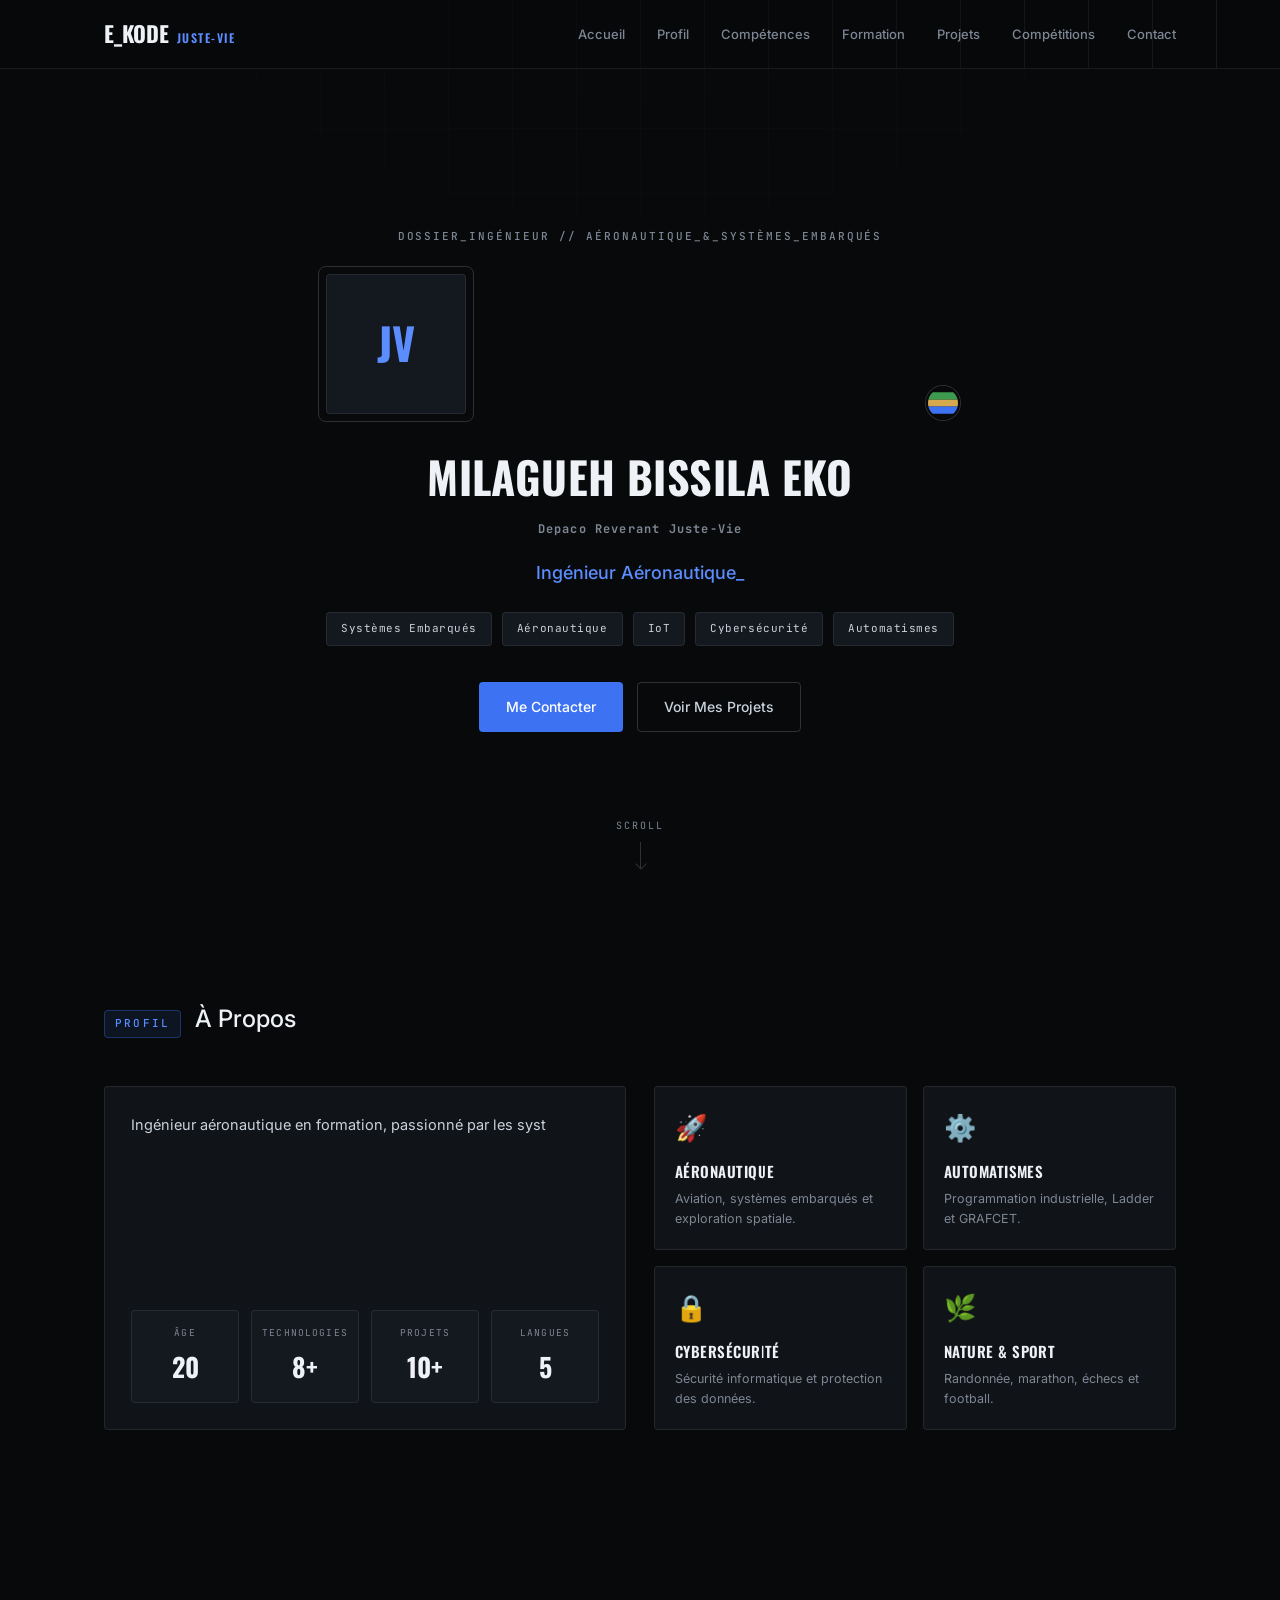
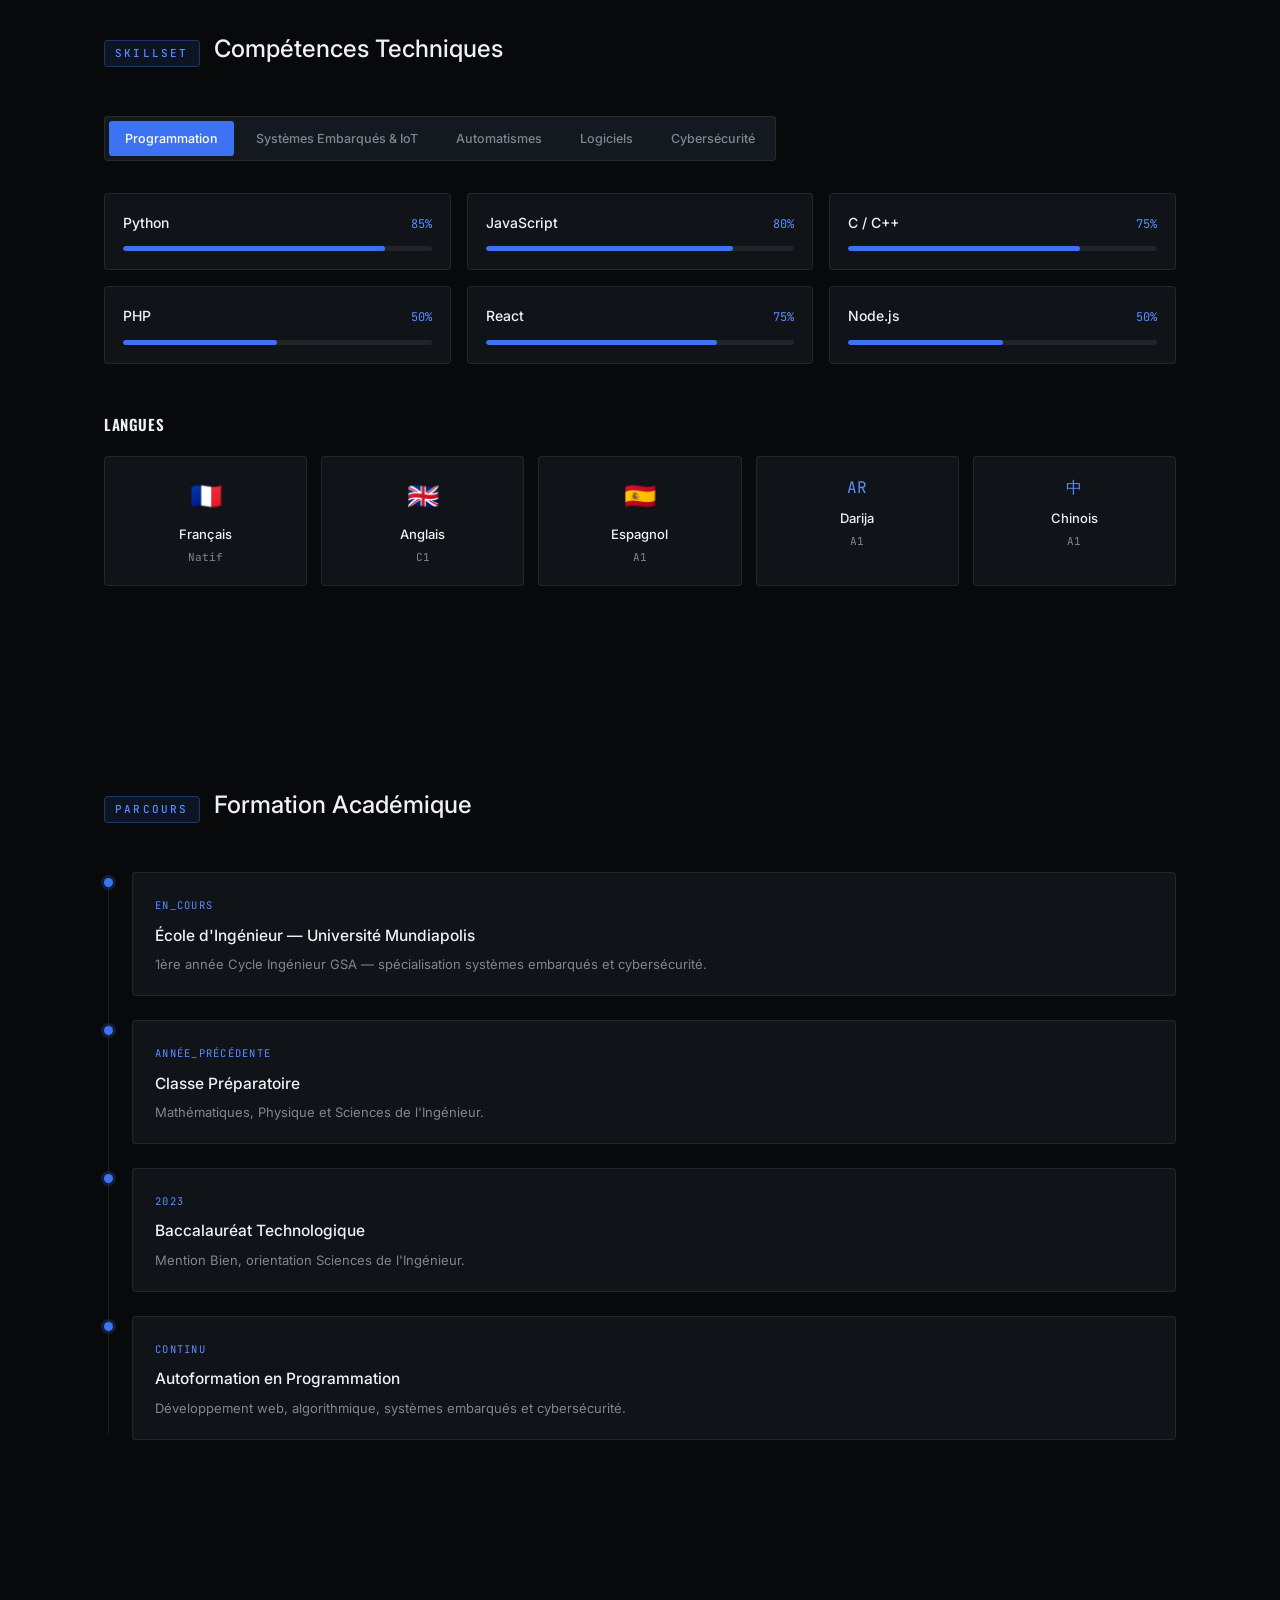
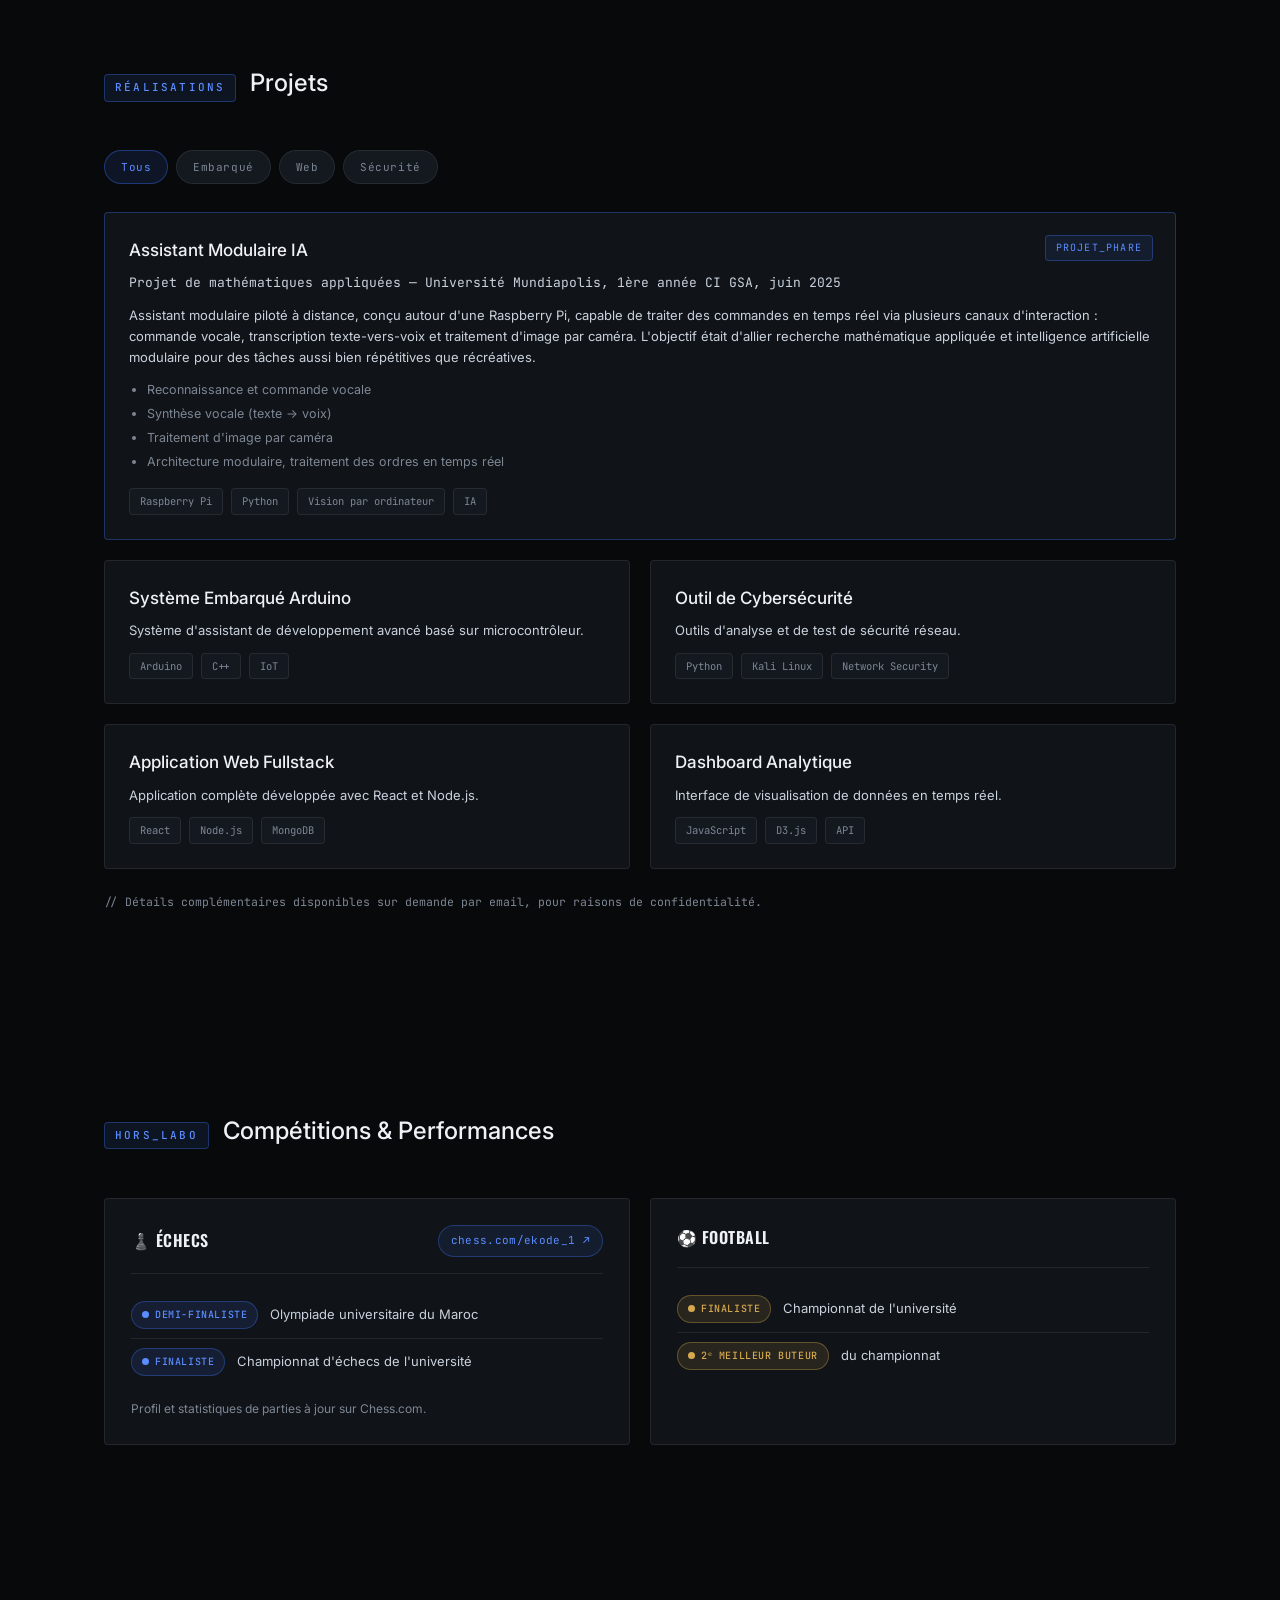
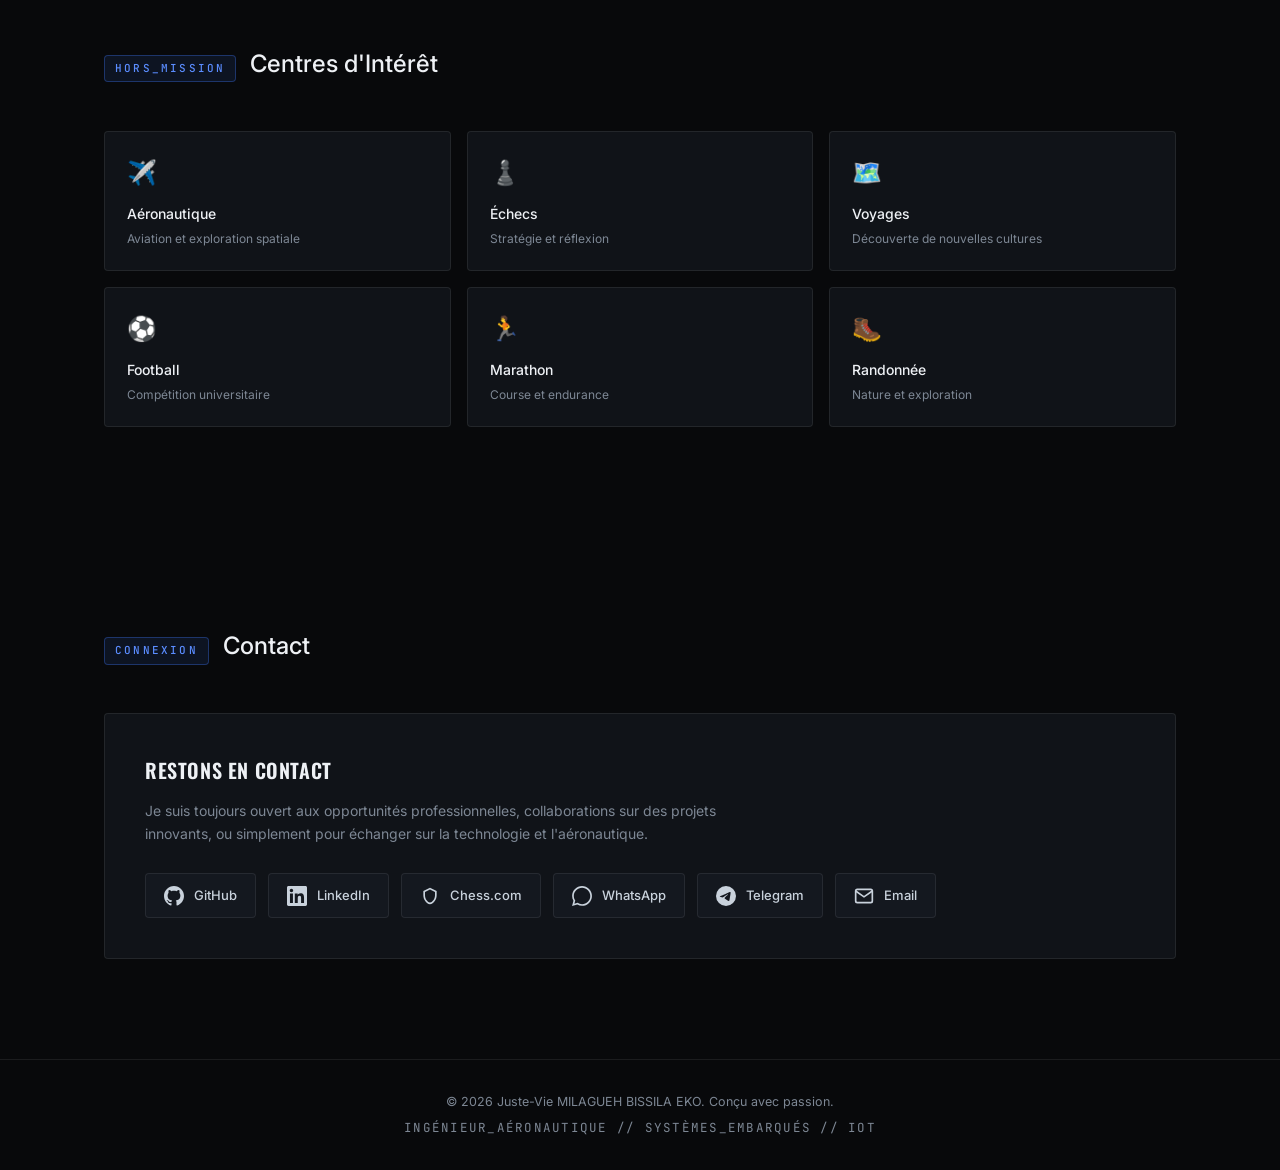
<file: index.html>
<!DOCTYPE html>
<html lang="fr">
<head>
<meta charset="UTF-8">
<meta name="viewport" content="width=device-width, initial-scale=1.0">
<title>Juste-Vie MILAGUEH BISSILA EKO — Ingénieur Aéronautique</title>
<link rel="stylesheet" href="style.css">
</head>
<body>

<!-- Grille décorative de fond (filigrane) -->
<div class="bg-grid" aria-hidden="true"></div>

<!-- NAVIGATION -->
<nav class="main-nav">
  <div class="nav-grid-pattern" aria-hidden="true"></div>
  <div class="nav-container">
    <div class="logo">
      <span class="logo-main">E_KODE</span><span class="logo-tag">JUSTE-VIE</span>
    </div>
    <ul class="nav-links">
      <li><a href="#home">Accueil</a></li>
      <li><a href="#about">Profil</a></li>
      <li><a href="#skills">Compétences</a></li>
      <li><a href="#education">Formation</a></li>
      <li><a href="#projects">Projets</a></li>
      <li><a href="#competitions">Compétitions</a></li>
      <li><a href="#contact">Contact</a></li>
    </ul>
    <button class="mobile-menu-toggle" aria-label="Menu">☰</button>
  </div>
</nav>

<!-- HERO -->
<section id="home" class="hero-section">
  <div class="hero-content">
    <div class="hero-eyebrow">DOSSIER_INGÉNIEUR // AÉRONAUTIQUE_&amp;_SYSTÈMES_EMBARQUÉS</div>
    <div class="profile-container">
      <div class="profile-image-wrapper">
        <div class="profile-initials">JV</div>
        <div class="profile-ring"></div>
      </div>
      <svg class="nationality-badge" title="Gabon" xmlns="http://www.w3.org/2000/svg" width="34" height="34" viewBox="0 0 36 36">
        <path fill="#3d9a4f" d="M32 5H4a4 4 0 0 0-4 4v5h36V9a4 4 0 0 0-4-4z"/>
        <path fill="#3d72f2" d="M0 27a4 4 0 0 0 4 4h28a4 4 0 0 0 4-4v-5H0v5z"/>
        <path fill="#d6a94e" d="M0 14h36v8H0z"/>
      </svg>
    </div>
    <h1 class="hero-title">
      <span class="name-highlight">MILAGUEH BISSILA EKO</span>
      <span class="subtitle">Depaco Reverant Juste-Vie</span>
    </h1>
    <h2 class="profession">
      <span class="typing-text">Ingénieur Aéronautique</span><span class="cursor">_</span>
    </h2>
    <div class="hero-tags">
      <span class="tag">Systèmes Embarqués</span>
      <span class="tag">Aéronautique</span>
      <span class="tag">IoT</span>
      <span class="tag">Cybersécurité</span>
      <span class="tag">Automatismes</span>
    </div>
    <div class="cta-buttons">
      <a href="#contact" class="btn btn-primary">Me Contacter</a>
      <a href="#projects" class="btn btn-secondary">Voir Mes Projets</a>
    </div>
  </div>
  <div class="scroll-indicator">
    <span>SCROLL</span>
    <div class="scroll-arrow"></div>
  </div>
</section>

<!-- À PROPOS -->
<section id="about" class="section about-section">
  <div class="container">
    <h2 class="section-title"><span class="title-tag">PROFIL</span>À Propos</h2>
    <div class="about-content">
      <div class="about-text panel">
        <p class="typewriter-bio" id="typewriter-text"></p>
        <div class="stats-grid">
          <div class="stat-card">
            <span class="stat-label">ÂGE</span>
            <span class="stat-number">20</span>
          </div>
          <div class="stat-card">
            <span class="stat-label">TECHNOLOGIES</span>
            <span class="stat-number">8+</span>
          </div>
          <div class="stat-card">
            <span class="stat-label">PROJETS</span>
            <span class="stat-number">10+</span>
          </div>
          <div class="stat-card">
            <span class="stat-label">LANGUES</span>
            <span class="stat-number">5</span>
          </div>
        </div>
      </div>
      <div class="about-visual">
        <div class="interests-grid">
          <div class="interest-card panel">
            <div class="interest-icon">🚀</div>
            <h3>Aéronautique</h3>
            <p>Aviation, systèmes embarqués et exploration spatiale.</p>
          </div>
          <div class="interest-card panel">
            <div class="interest-icon">⚙️</div>
            <h3>Automatismes</h3>
            <p>Programmation industrielle, Ladder et GRAFCET.</p>
          </div>
          <div class="interest-card panel">
            <div class="interest-icon">🔒</div>
            <h3>Cybersécurité</h3>
            <p>Sécurité informatique et protection des données.</p>
          </div>
          <div class="interest-card panel">
            <div class="interest-icon">🌿</div>
            <h3>Nature &amp; Sport</h3>
            <p>Randonnée, marathon, échecs et football.</p>
          </div>
        </div>
      </div>
    </div>
  </div>
</section>

<!-- COMPÉTENCES -->
<section id="skills" class="section skills-section">
  <div class="container">
    <h2 class="section-title"><span class="title-tag">SKILLSET</span>Compétences Techniques</h2>

    <div class="skills-nav">
      <button class="skill-tab active" data-category="programming">Programmation</button>
      <button class="skill-tab" data-category="embedded">Systèmes Embarqués &amp; IoT</button>
      <button class="skill-tab" data-category="automation">Automatismes</button>
      <button class="skill-tab" data-category="software">Logiciels</button>
      <button class="skill-tab" data-category="cybersecurity">Cybersécurité</button>
    </div>

    <div class="skills-content">

      <!-- Programmation -->
      <div class="skill-category active" id="programming">
        <div class="skills-grid">
          <div class="skill-card panel">
            <div class="skill-head"><h3>Python</h3><span class="skill-value">85%</span></div>
            <div class="skill-bar"><div class="skill-progress" style="width: 85%"></div></div>
          </div>
          <div class="skill-card panel">
            <div class="skill-head"><h3>JavaScript</h3><span class="skill-value">80%</span></div>
            <div class="skill-bar"><div class="skill-progress" style="width: 80%"></div></div>
          </div>
          <div class="skill-card panel">
            <div class="skill-head"><h3>C / C++</h3><span class="skill-value">75%</span></div>
            <div class="skill-bar"><div class="skill-progress" style="width: 75%"></div></div>
          </div>
          <div class="skill-card panel">
            <div class="skill-head"><h3>PHP</h3><span class="skill-value">50%</span></div>
            <div class="skill-bar"><div class="skill-progress" style="width: 50%"></div></div>
          </div>
          <div class="skill-card panel">
            <div class="skill-head"><h3>React</h3><span class="skill-value">75%</span></div>
            <div class="skill-bar"><div class="skill-progress" style="width: 75%"></div></div>
          </div>
          <div class="skill-card panel">
            <div class="skill-head"><h3>Node.js</h3><span class="skill-value">50%</span></div>
            <div class="skill-bar"><div class="skill-progress" style="width: 50%"></div></div>
          </div>
        </div>
      </div>

      <!-- Systèmes Embarqués & IoT -->
      <div class="skill-category" id="embedded">
        <p class="category-note">Familles de microcontrôleurs pratiquées pour le développement de solutions IoT et systèmes embarqués :</p>
        <div class="skills-grid">
          <div class="skill-card panel">
            <div class="skill-head"><h3>NXP S32K144</h3><span class="skill-value">80%</span></div>
            <div class="skill-bar"><div class="skill-progress" style="width: 80%"></div></div>
            <p class="skill-desc">MCU automobile — développement sous S32 Design Studio</p>
          </div>
          <div class="skill-card panel">
            <div class="skill-head"><h3>S32 Design Studio</h3><span class="skill-value">75%</span></div>
            <div class="skill-bar"><div class="skill-progress" style="width: 75%"></div></div>
            <p class="skill-desc">IDE NXP pour la famille S32K</p>
          </div>
          <div class="skill-card panel">
            <div class="skill-head"><h3>Microchip PIC</h3><span class="skill-value">70%</span></div>
            <div class="skill-bar"><div class="skill-progress" style="width: 70%"></div></div>
            <p class="skill-desc">Programmation bas niveau, registres et périphériques</p>
          </div>
          <div class="skill-card panel">
            <div class="skill-head"><h3>ESP32</h3><span class="skill-value">80%</span></div>
            <div class="skill-bar"><div class="skill-progress" style="width: 80%"></div></div>
            <p class="skill-desc">Connectivité Wi-Fi/BLE pour projets IoT</p>
          </div>
          <div class="skill-card panel">
            <div class="skill-head"><h3>Arduino</h3><span class="skill-value">95%</span></div>
            <div class="skill-bar"><div class="skill-progress" style="width: 95%"></div></div>
          </div>
          <div class="skill-card panel">
            <div class="skill-head"><h3>Raspberry Pi</h3><span class="skill-value">80%</span></div>
            <div class="skill-bar"><div class="skill-progress" style="width: 80%"></div></div>
            <p class="skill-desc">Plateforme centrale du projet Assistant Modulaire IA</p>
          </div>
        </div>
      </div>

      <!-- Automatismes -->
      <div class="skill-category" id="automation">
        <p class="category-note">Langages de programmation industrielle pour automates et logique de commande :</p>
        <div class="skills-grid">
          <div class="skill-card panel">
            <div class="skill-head"><h3>Ladder (LD)</h3><span class="skill-value">70%</span></div>
            <div class="skill-bar"><div class="skill-progress" style="width: 70%"></div></div>
            <p class="skill-desc">Langage à contacts pour la logique automate</p>
          </div>
          <div class="skill-card panel">
            <div class="skill-head"><h3>GRAFCET</h3><span class="skill-value">70%</span></div>
            <div class="skill-bar"><div class="skill-progress" style="width: 70%"></div></div>
            <p class="skill-desc">Modélisation d'automatismes séquentiels</p>
          </div>
        </div>
      </div>

      <!-- Logiciels -->
      <div class="skill-category" id="software">
        <div class="skills-grid">
          <div class="skill-card panel">
            <div class="skill-head"><h3>VS Code</h3><span class="skill-value">90%</span></div>
            <div class="skill-bar"><div class="skill-progress" style="width: 90%"></div></div>
          </div>
          <div class="skill-card panel">
            <div class="skill-head"><h3>Git</h3><span class="skill-value">50%</span></div>
            <div class="skill-bar"><div class="skill-progress" style="width: 50%"></div></div>
          </div>
          <div class="skill-card panel">
            <div class="skill-head"><h3>Linux</h3><span class="skill-value">30%</span></div>
            <div class="skill-bar"><div class="skill-progress" style="width: 30%"></div></div>
          </div>
          <div class="skill-card panel">
            <div class="skill-head"><h3>CAO / FAO</h3><span class="skill-value">65%</span></div>
            <div class="skill-bar"><div class="skill-progress" style="width: 65%"></div></div>
          </div>
        </div>
      </div>

      <!-- Cybersécurité -->
      <div class="skill-category" id="cybersecurity">
        <div class="skills-grid">
          <div class="skill-card panel">
            <div class="skill-head"><h3>Kali Linux</h3><span class="skill-value">20%</span></div>
            <div class="skill-bar"><div class="skill-progress" style="width: 20%"></div></div>
          </div>
          <div class="skill-card panel">
            <div class="skill-head"><h3>Pen Testing</h3><span class="skill-value">15%</span></div>
            <div class="skill-bar"><div class="skill-progress" style="width: 15%"></div></div>
          </div>
          <div class="skill-card panel">
            <div class="skill-head"><h3>Cryptographie</h3><span class="skill-value">0%</span></div>
            <div class="skill-bar"><div class="skill-progress" style="width: 0%"></div></div>
          </div>
          <div class="skill-card panel">
            <div class="skill-head"><h3>Analyse Forensique</h3><span class="skill-value">5%</span></div>
            <div class="skill-bar"><div class="skill-progress" style="width: 5%"></div></div>
          </div>
        </div>
      </div>

    </div>

    <!-- Langues -->
    <div class="languages-section">
      <h3 class="subsection-title">LANGUES</h3>
      <div class="languages-grid">
        <div class="language-card panel"><span class="flag">🇫🇷</span><h4>Français</h4><p>Natif</p></div>
        <div class="language-card panel"><span class="flag">🇬🇧</span><h4>Anglais</h4><p>C1</p></div>
        <div class="language-card panel"><span class="flag">🇪🇸</span><h4>Espagnol</h4><p>A1</p></div>
        <div class="language-card panel"><span class="flag-text">AR</span><h4>Darija</h4><p>A1</p></div>
        <div class="language-card panel"><span class="flag-text">中</span><h4>Chinois</h4><p>A1</p></div>
      </div>
    </div>
  </div>
</section>

<!-- FORMATION -->
<section id="education" class="section education-section">
  <div class="container">
    <h2 class="section-title"><span class="title-tag">PARCOURS</span>Formation Académique</h2>
    <div class="timeline">
      <div class="timeline-item">
        <div class="timeline-marker"></div>
        <div class="timeline-content panel">
          <span class="timeline-date">EN_COURS</span>
          <h3>École d'Ingénieur — Université Mundiapolis</h3>
          <p>1ère année Cycle Ingénieur GSA — spécialisation systèmes embarqués et cybersécurité.</p>
        </div>
      </div>
      <div class="timeline-item">
        <div class="timeline-marker"></div>
        <div class="timeline-content panel">
          <span class="timeline-date">ANNÉE_PRÉCÉDENTE</span>
          <h3>Classe Préparatoire</h3>
          <p>Mathématiques, Physique et Sciences de l'Ingénieur.</p>
        </div>
      </div>
      <div class="timeline-item">
        <div class="timeline-marker"></div>
        <div class="timeline-content panel">
          <span class="timeline-date">2023</span>
          <h3>Baccalauréat Technologique</h3>
          <p>Mention Bien, orientation Sciences de l'Ingénieur.</p>
        </div>
      </div>
      <div class="timeline-item">
        <div class="timeline-marker"></div>
        <div class="timeline-content panel">
          <span class="timeline-date">CONTINU</span>
          <h3>Autoformation en Programmation</h3>
          <p>Développement web, algorithmique, systèmes embarqués et cybersécurité.</p>
        </div>
      </div>
    </div>
  </div>
</section>

<!-- PROJETS -->
<section id="projects" class="section projects-section">
  <div class="container">
    <h2 class="section-title"><span class="title-tag">RÉALISATIONS</span>Projets</h2>

    <div class="projects-filter">
      <button class="filter-btn active" data-filter="all">Tous</button>
      <button class="filter-btn" data-filter="embedded">Embarqué</button>
      <button class="filter-btn" data-filter="web">Web</button>
      <button class="filter-btn" data-filter="security">Sécurité</button>
    </div>

    <div class="projects-grid">

      <!-- Projet phare -->
      <div class="project-card panel featured" data-category="embedded">
        <div class="project-badge">PROJET_PHARE</div>
        <div class="project-info">
          <h3>Assistant Modulaire IA</h3>
          <p class="project-context">Projet de mathématiques appliquées — Université Mundiapolis, 1ère année CI GSA, juin 2025</p>
          <p>Assistant modulaire piloté à distance, conçu autour d'une Raspberry Pi, capable de traiter des commandes en temps réel via plusieurs canaux d'interaction : commande vocale, transcription texte-vers-voix et traitement d'image par caméra. L'objectif était d'allier recherche mathématique appliquée et intelligence artificielle modulaire pour des tâches aussi bien répétitives que récréatives.</p>
          <ul class="project-features">
            <li>Reconnaissance et commande vocale</li>
            <li>Synthèse vocale (texte → voix)</li>
            <li>Traitement d'image par caméra</li>
            <li>Architecture modulaire, traitement des ordres en temps réel</li>
          </ul>
          <div class="project-tags">
            <span>Raspberry Pi</span>
            <span>Python</span>
            <span>Vision par ordinateur</span>
            <span>IA</span>
          </div>
        </div>
      </div>

      <div class="project-card panel" data-category="embedded">
        <div class="project-info">
          <h3>Système Embarqué Arduino</h3>
          <p>Système d'assistant de développement avancé basé sur microcontrôleur.</p>
          <div class="project-tags"><span>Arduino</span><span>C++</span><span>IoT</span></div>
        </div>
      </div>

      <div class="project-card panel" data-category="security">
        <div class="project-info">
          <h3>Outil de Cybersécurité</h3>
          <p>Outils d'analyse et de test de sécurité réseau.</p>
          <div class="project-tags"><span>Python</span><span>Kali Linux</span><span>Network Security</span></div>
        </div>
      </div>

      <div class="project-card panel" data-category="web">
        <div class="project-info">
          <h3>Application Web Fullstack</h3>
          <p>Application complète développée avec React et Node.js.</p>
          <div class="project-tags"><span>React</span><span>Node.js</span><span>MongoDB</span></div>
        </div>
      </div>

      <div class="project-card panel" data-category="web">
        <div class="project-info">
          <h3>Dashboard Analytique</h3>
          <p>Interface de visualisation de données en temps réel.</p>
          <div class="project-tags"><span>JavaScript</span><span>D3.js</span><span>API</span></div>
        </div>
      </div>

    </div>
    <p class="projects-note">// Détails complémentaires disponibles sur demande par email, pour raisons de confidentialité.</p>
  </div>
</section>

<!-- COMPÉTITIONS -->
<section id="competitions" class="section competitions-section">
  <div class="container">
    <h2 class="section-title"><span class="title-tag">HORS_LABO</span>Compétitions &amp; Performances</h2>

    <div class="competitions-grid">

      <div class="competition-panel panel">
        <div class="competition-head">
          <h3>♟️ Échecs</h3>
          <a href="https://www.chess.com/member/DarkEK_0" target="_blank" rel="noopener" class="chip chip-link">chess.com/ekode_1 ↗</a>
        </div>
        <ul class="achievement-list">
          <li><span class="badge badge-blue">DEMI-FINALISTE</span> Olympiade universitaire du Maroc</li>
          <li><span class="badge badge-blue">FINALISTE</span> Championnat d'échecs de l'université</li>
        </ul>
        <p class="competition-note">Profil et statistiques de parties à jour sur Chess.com.</p>
      </div>

      <div class="competition-panel panel">
        <div class="competition-head">
          <h3>⚽ Football</h3>
        </div>
        <ul class="achievement-list">
          <li><span class="badge badge-gold">FINALISTE</span> Championnat de l'université</li>
          <li><span class="badge badge-gold">2ᵉ MEILLEUR BUTEUR</span> du championnat</li>
        </ul>
      </div>

    </div>
  </div>
</section>

<!-- LOISIRS -->
<section id="hobbies" class="section hobbies-section">
  <div class="container">
    <h2 class="section-title"><span class="title-tag">HORS_MISSION</span>Centres d'Intérêt</h2>
    <div class="hobbies-grid">
      <a href="https://fr.wikipedia.org/wiki/A%C3%A9ronautique" class="hobby-card panel" target="_blank" rel="noopener">
        <div class="hobby-icon">✈️</div><h3>Aéronautique</h3><p>Aviation et exploration spatiale</p>
      </a>
      <a href="https://www.chess.com/member/DarkEK_0" class="hobby-card panel" target="_blank" rel="noopener">
        <div class="hobby-icon">♟️</div><h3>Échecs</h3><p>Stratégie et réflexion</p>
      </a>
      <a href="https://fr.wikipedia.org/wiki/Voyage" class="hobby-card panel" target="_blank" rel="noopener">
        <div class="hobby-icon">🗺️</div><h3>Voyages</h3><p>Découverte de nouvelles cultures</p>
      </a>
      <a href="https://fr.wikipedia.org/wiki/Football" class="hobby-card panel" target="_blank" rel="noopener">
        <div class="hobby-icon">⚽</div><h3>Football</h3><p>Compétition universitaire</p>
      </a>
      <a href="https://fr.wikipedia.org/wiki/Marathon_(sport)" class="hobby-card panel" target="_blank" rel="noopener">
        <div class="hobby-icon">🏃</div><h3>Marathon</h3><p>Course et endurance</p>
      </a>
      <a href="https://fr.wikipedia.org/wiki/Randonn%C3%A9e_p%C3%A9destre" class="hobby-card panel" target="_blank" rel="noopener">
        <div class="hobby-icon">🥾</div><h3>Randonnée</h3><p>Nature et exploration</p>
      </a>
    </div>
  </div>
</section>

<!-- CONTACT -->
<section id="contact" class="section contact-section">
  <div class="container">
    <h2 class="section-title"><span class="title-tag">CONNEXION</span>Contact</h2>
    <div class="contact-content panel">
      <h3>Restons en Contact</h3>
      <p>Je suis toujours ouvert aux opportunités professionnelles, collaborations sur des projets innovants, ou simplement pour échanger sur la technologie et l'aéronautique.</p>
      <div class="social-links">
        <a href="https://github.com/EKODEJustevie" target="_blank" rel="noopener" class="social-link">
          <svg xmlns="http://www.w3.org/2000/svg" width="20" height="20" viewBox="0 0 24 24" fill="currentColor"><path d="M12 0c-6.626 0-12 5.373-12 12 0 5.302 3.438 9.8 8.207 11.387.599.111.793-.261.793-.577v-2.234c-3.338.726-4.033-1.416-4.033-1.416-.546-1.387-1.333-1.756-1.333-1.756-1.089-.745.083-.729.083-.729 1.205.084 1.839 1.237 1.839 1.237 1.07 1.834 2.807 1.304 3.492.997.107-.775.418-1.305.762-1.604-2.665-.305-5.467-1.334-5.467-5.931 0-1.311.469-2.381 1.236-3.221-.124-.303-.535-1.524.117-3.176 0 0 1.008-.322 3.301 1.23.957-.266 1.983-.399 3.003-.404 1.02.005 2.047.138 3.006.404 2.291-1.552 3.297-1.23 3.297-1.23.653 1.653.242 2.874.118 3.176.77.84 1.235 1.911 1.235 3.221 0 4.609-2.807 5.624-5.479 5.921.43.372.823 1.102.823 2.222v3.293c0 .319.192.694.801.576 4.765-1.589 8.199-6.086 8.199-11.386 0-6.627-5.373-12-12-12z"/></svg>
          <span>GitHub</span>
        </a>
        <a href="https://www.linkedin.com/in/juste-vie-eko-a9850639b" target="_blank" rel="noopener" class="social-link">
          <svg xmlns="http://www.w3.org/2000/svg" width="20" height="20" viewBox="0 0 24 24" fill="currentColor"><path d="M20.447 20.452h-3.554v-5.569c0-1.328-.027-3.037-1.852-3.037-1.853 0-2.136 1.445-2.136 2.939v5.667H9.351V9h3.414v1.561h.046c.477-.9 1.637-1.85 3.37-1.85 3.601 0 4.267 2.37 4.267 5.455v6.286zM5.337 7.433c-1.144 0-2.063-.926-2.063-2.065 0-1.138.92-2.063 2.063-2.063 1.14 0 2.064.925 2.064 2.063 0 1.139-.925 2.065-2.064 2.065zm1.782 13.019H3.555V9h3.564v11.452zM22.225 0H1.771C.792 0 0 .774 0 1.729v20.542C0 23.227.792 24 1.771 24h20.451C23.2 24 24 23.227 24 22.271V1.729C24 .774 23.2 0 22.222 0h.003z"/></svg>
          <span>LinkedIn</span>
        </a>
        <a href="https://www.chess.com/member/DarkEK_0" target="_blank" rel="noopener" class="social-link">
          <svg xmlns="http://www.w3.org/2000/svg" width="20" height="20" viewBox="0 0 24 24" fill="currentColor"><path d="M12 2 4 6v5c0 5.25 3.4 9.74 8 11 4.6-1.26 8-5.75 8-11V6l-8-4zm0 2.24 6 3v3.76c0 4.14-2.6 7.86-6 8.94-3.4-1.08-6-4.8-6-8.94V7.24l6-3z"/></svg>
          <span>Chess.com</span>
        </a>
        <a href="https://wa.me/212079642712" target="_blank" rel="noopener" class="social-link">
          <svg xmlns="http://www.w3.org/2000/svg" width="20" height="20" viewBox="0 0 24 24" fill="currentColor"><path d="M.057 24l1.687-6.163c-1.041-1.804-1.588-3.849-1.587-5.946.003-6.556 5.338-11.891 11.893-11.891 3.181.001 6.167 1.24 8.413 3.488 2.245 2.248 3.481 5.236 3.48 8.414-.003 6.557-5.338 11.892-11.893 11.892-1.99-.001-3.951-.5-5.688-1.448l-6.305 1.654zm6.597-3.807c1.676.995 3.276 1.591 5.392 1.592 5.448 0 9.886-4.434 9.889-9.885.002-5.462-4.415-9.89-9.881-9.892-5.452 0-9.887 4.434-9.889 9.884-.001 2.225.651 3.891 1.746 5.634l-.999 3.648 3.742-.981z"/></svg>
          <span>WhatsApp</span>
        </a>
        <a href="https://t.me/EKODE_J" target="_blank" rel="noopener" class="social-link">
          <svg xmlns="http://www.w3.org/2000/svg" width="20" height="20" viewBox="0 0 24 24" fill="currentColor"><path d="M11.944 0A12 12 0 0 0 0 12a12 12 0 0 0 12 12 12 12 0 0 0 12-12A12 12 0 0 0 12 0a12 12 0 0 0-.056 0zm4.962 7.224c.1-.002.321.023.465.14a.506.506 0 0 1 .171.325c.016.093.036.306.02.472-.18 1.898-.962 6.502-1.36 8.627-.168.9-.499 1.201-.82 1.23-.696.065-1.225-.46-1.9-.902-1.056-.693-1.653-1.124-2.678-1.8-1.185-.78-.417-1.21.258-1.91.177-.184 3.247-2.977 3.307-3.23.007-.032.014-.15-.056-.212s-.174-.041-.249-.024c-.106.024-1.793 1.14-5.061 3.345-.48.33-.913.49-1.302.48-.428-.008-1.252-.241-1.865-.44-.752-.245-1.349-.374-1.297-.789.027-.216.325-.437.893-.663 3.498-1.524 5.83-2.529 6.998-3.014 3.332-1.386 4.025-1.627 4.476-1.635z"/></svg>
          <span>Telegram</span>
        </a>
        <a href="mailto:justevie@gmail.com" class="social-link">
          <svg xmlns="http://www.w3.org/2000/svg" width="20" height="20" viewBox="0 0 24 24" fill="none" stroke="currentColor" stroke-width="2"><path d="M4 4h16c1.1 0 2 .9 2 2v12c0 1.1-.9 2-2 2H4c-1.1 0-2-.9-2-2V6c0-1.1.9-2 2-2z"></path><polyline points="22,6 12,13 2,6"></polyline></svg>
          <span>Email</span>
        </a>
      </div>
    </div>
  </div>
</section>

<footer class="main-footer">
  <div class="container">
    <p>&copy; 2026 Juste-Vie MILAGUEH BISSILA EKO. Conçu avec passion.</p>
    <p class="footer-tagline">INGÉNIEUR_AÉRONAUTIQUE // SYSTÈMES_EMBARQUÉS // IOT</p>
  </div>
</footer>

<script src="script.js"></script>
</body>
</html>
</file>
<file: style.css>
@import url('https://fonts.googleapis.com/css2?family=Oswald:wght@500;600;700&family=Inter:wght@400;500;600&family=JetBrains+Mono:wght@400;500;600&display=swap');

:root{
  --noir:         #08090b;
  --panneau:      #101318;
  --panneau-2:    #14181f;
  --ligne:        rgba(255,255,255,0.08);
  --ligne-vive:   rgba(255,255,255,0.16);
  --texte:        #c9d2dc;
  --texte-att:    #7d8794;
  --bleu:         #3d72f2;
  --bleu-vif:     #5b8dff;
  --vert:         #37c98f;
  --rouge:        #e0566c;
  --or:           #d6a94e;
  --gris:         #454c57;
  --blanc:        #eef1f5;
  --rayon:        4px;
}

*{ margin:0; padding:0; box-sizing:border-box; }

html{ scroll-behavior:smooth; }

body{
  background:var(--noir);
  color:var(--texte);
  font-family:'Inter', sans-serif;
  font-size:14px;
  line-height:1.6;
  overflow-x:hidden;
}

a{ color:inherit; text-decoration:none; }
ul{ list-style:none; }

.container{ max-width:1120px; margin:0 auto; padding:0 24px; }

.section{ padding:100px 0; position:relative; }

/* ---------- Fond décoratif global ---------- */
.bg-grid{
  position:fixed; inset:0; z-index:0; pointer-events:none;
  background-image:
    linear-gradient(var(--ligne) 1px, transparent 1px),
    linear-gradient(90deg, var(--ligne) 1px, transparent 1px);
  background-size:64px 64px;
  mask-image:radial-gradient(ellipse 80% 60% at 50% 0%, black 0%, transparent 70%);
  opacity:.35;
}

section, nav, footer{ position:relative; z-index:1; }

/* ---------- Titres de section ---------- */
.section-title{
  font-family:'Inter', sans-serif;
  font-size:24px;
  font-weight:500;
  color:var(--blanc);
  margin-bottom:48px;
  display:flex;
  align-items:baseline;
  gap:14px;
}
.title-tag{
  font-family:'JetBrains Mono', monospace;
  font-size:11px;
  font-weight:500;
  letter-spacing:.2em;
  color:var(--bleu-vif);
  background:rgba(61,114,242,.1);
  border:1px solid rgba(61,114,242,.35);
  padding:4px 10px;
  border-radius:var(--rayon);
}

.panel{
  background:var(--panneau);
  border:1px solid var(--ligne);
  border-radius:var(--rayon);
}

/* ---------- NAVIGATION ---------- */
.main-nav{
  position:fixed; top:0; left:0; right:0; z-index:100;
  background:rgba(8,9,11,.85);
  backdrop-filter:blur(10px);
  border-bottom:1px solid var(--ligne);
  overflow:hidden;
}
.nav-grid-pattern{
  position:absolute; inset:0;
  background-image:linear-gradient(90deg, var(--ligne) 1px, transparent 1px);
  background-size:64px 100%;
  mask-image:linear-gradient(to left, black 0%, transparent 75%);
}
.nav-container{
  max-width:1120px; margin:0 auto; padding:0 24px;
  height:68px; display:flex; align-items:center; justify-content:space-between;
}
.logo{ display:flex; align-items:baseline; gap:8px; }
.logo-main{ font-family:'Oswald',sans-serif; font-weight:700; font-size:22px; color:var(--blanc); }
.logo-tag{ font-family:'Oswald',sans-serif; font-weight:600; font-size:12px; letter-spacing:.12em; color:var(--bleu-vif); }
.nav-links{ display:flex; gap:32px; }
.nav-links a{
  font-family:'Inter',sans-serif; font-size:13px; font-weight:500;
  color:var(--texte-att); transition:color .2s;
}
.nav-links a:hover{ color:var(--blanc); }
.mobile-menu-toggle{
  display:none; background:none; border:1px solid var(--ligne); color:var(--texte);
  font-size:18px; padding:6px 10px; border-radius:var(--rayon); cursor:pointer;
}

/* ---------- HERO ---------- */
.hero-section{
  min-height:100vh; display:flex; flex-direction:column; align-items:center; justify-content:center;
  text-align:center; padding:120px 24px 60px;
}
.hero-eyebrow{
  font-family:'JetBrains Mono', monospace; font-size:11px; font-weight:500;
  letter-spacing:.18em; color:var(--texte-att); margin-bottom:28px;
}
.profile-container{ position:relative; margin-bottom:28px; }
.profile-image-wrapper{ position:relative; width:140px; height:140px; }
.profile-initials{
  width:140px; height:140px; border-radius:var(--rayon);
  background:var(--panneau-2); border:1px solid var(--ligne);
  display:flex; align-items:center; justify-content:center;
  font-family:'Oswald',sans-serif; font-size:44px; font-weight:700; color:var(--bleu-vif);
}
.profile-ring{
  position:absolute; inset:-8px; border:1px solid var(--ligne-vive); border-radius:calc(var(--rayon) + 4px);
}
.nationality-badge{
  position:absolute; bottom:-6px; right:-6px; border-radius:50%;
  border:2px solid var(--noir); box-shadow:0 0 0 1px var(--ligne-vive);
}
.hero-title{ margin-bottom:6px; }
.name-highlight{
  display:block; font-family:'Oswald',sans-serif; font-weight:700;
  font-size:clamp(28px,5vw,44px); color:var(--blanc); letter-spacing:.01em;
}
.subtitle{
  display:block; font-family:'JetBrains Mono', monospace; font-size:12px;
  letter-spacing:.1em; color:var(--texte-att); margin-top:8px;
}
.profession{
  font-family:'Inter',sans-serif; font-weight:500; font-size:18px;
  color:var(--bleu-vif); margin:20px 0 24px;
}
.cursor{ animation:blink 1s step-end infinite; }
@keyframes blink{ 50%{ opacity:0; } }

.hero-tags{ display:flex; flex-wrap:wrap; gap:10px; justify-content:center; margin-bottom:36px; }
.tag{
  font-family:'JetBrains Mono', monospace; font-size:11px; letter-spacing:.05em;
  color:var(--texte); background:var(--panneau-2); border:1px solid var(--ligne);
  padding:7px 14px; border-radius:var(--rayon);
}

.cta-buttons{ display:flex; gap:14px; flex-wrap:wrap; justify-content:center; }
.btn{
  font-family:'Inter',sans-serif; font-weight:500; font-size:14px;
  padding:13px 26px; border-radius:var(--rayon); transition:transform .18s, background .18s, color .18s;
  border:1px solid transparent; display:inline-block;
}
.btn:hover{ transform:translateY(-1px); }
.btn-primary{ background:var(--bleu); color:#fff; }
.btn-primary:hover{ background:var(--bleu-vif); }
.btn-secondary{ background:transparent; border-color:var(--ligne-vive); color:var(--texte); }
.btn-secondary:hover{ border-color:var(--bleu-vif); color:var(--bleu-vif); }

.scroll-indicator{
  position:absolute; bottom:32px; left:50%; transform:translateX(-50%);
  display:flex; flex-direction:column; align-items:center; gap:8px;
  font-family:'JetBrains Mono', monospace; font-size:10px; letter-spacing:.2em; color:var(--texte-att);
}
.scroll-arrow{ width:1px; height:26px; background:var(--ligne-vive); position:relative; }
.scroll-arrow::after{
  content:''; position:absolute; bottom:0; left:-3px; width:7px; height:7px;
  border-right:1px solid var(--ligne-vive); border-bottom:1px solid var(--ligne-vive); transform:rotate(45deg);
}

/* ---------- ABOUT ---------- */
.about-content{ display:grid; grid-template-columns:1fr 1fr; gap:28px; align-items:stretch; }
.about-text{ padding:26px; display:flex; flex-direction:column; justify-content:space-between; gap:24px; }
.typewriter-bio{ font-size:14.5px; color:var(--texte); min-height:96px; }
.stats-grid{ display:grid; grid-template-columns:repeat(4,1fr); gap:12px; }
.stat-card{
  background:var(--panneau-2); border:1px solid var(--ligne); border-radius:var(--rayon);
  padding:14px 8px; text-align:center; display:flex; flex-direction:column; gap:6px;
}
.stat-label{ font-family:'JetBrains Mono',monospace; font-size:9.5px; letter-spacing:.12em; color:var(--texte-att); }
.stat-number{ font-family:'Oswald',sans-serif; font-weight:700; font-size:26px; color:var(--blanc); }

.interests-grid{ display:grid; grid-template-columns:1fr 1fr; gap:16px; height:100%; }
.interest-card{ padding:20px; }
.interest-icon{ font-size:26px; margin-bottom:10px; }
.interest-card h3{ font-family:'Oswald',sans-serif; font-weight:600; font-size:15px; text-transform:uppercase; letter-spacing:.03em; color:var(--blanc); margin-bottom:6px; }
.interest-card p{ font-size:12.5px; color:var(--texte-att); }

/* ---------- SKILLS ---------- */
.skills-nav{ display:flex; flex-wrap:wrap; gap:6px; background:var(--panneau-2); padding:4px; border-radius:var(--rayon); border:1px solid var(--ligne); margin-bottom:32px; width:fit-content; }
.skill-tab{
  font-family:'Inter',sans-serif; font-size:12.5px; font-weight:500; color:var(--texte-att);
  background:transparent; border:none; padding:10px 16px; border-radius:calc(var(--rayon) - 1px); cursor:pointer;
  transition:background .18s, color .18s;
}
.skill-tab:hover{ color:var(--texte); }
.skill-tab.active{ background:var(--bleu); color:#fff; }

.category-note{ font-size:12.5px; color:var(--texte-att); margin-bottom:18px; }

.skill-category{ display:none; }
.skill-category.active{ display:block; }
.skills-grid{ display:grid; grid-template-columns:repeat(3,1fr); gap:16px; }
.skill-card{ padding:18px; }
.skill-head{ display:flex; justify-content:space-between; align-items:baseline; margin-bottom:12px; }
.skill-card h3{ font-family:'Inter',sans-serif; font-weight:500; font-size:14px; color:var(--blanc); }
.skill-value{ font-family:'JetBrains Mono',monospace; font-size:12px; color:var(--bleu-vif); }
.skill-bar{ height:5px; background:rgba(255,255,255,.07); border-radius:var(--rayon); overflow:hidden; }
.skill-progress{ height:100%; background:var(--bleu); border-radius:var(--rayon); }
.skill-desc{ font-size:11.5px; color:var(--texte-att); margin-top:10px; }

.subsection-title{
  font-family:'Oswald',sans-serif; font-weight:600; font-size:15px; text-transform:uppercase;
  letter-spacing:.04em; color:var(--blanc); margin:48px 0 20px;
}
.languages-grid{ display:grid; grid-template-columns:repeat(5,1fr); gap:14px; }
.language-card{ padding:18px; text-align:center; }
.flag{ font-size:26px; display:block; margin-bottom:8px; }
.flag-text{ font-family:'JetBrains Mono',monospace; font-size:16px; color:var(--bleu-vif); display:block; margin-bottom:8px; }
.language-card h4{ font-family:'Inter',sans-serif; font-size:13px; font-weight:500; color:var(--blanc); }
.language-card p{ font-family:'JetBrains Mono',monospace; font-size:11px; color:var(--texte-att); margin-top:4px; }

/* ---------- FORMATION ---------- */
.timeline{ position:relative; padding-left:28px; }
.timeline::before{ content:''; position:absolute; left:4px; top:6px; bottom:6px; width:1px; background:var(--ligne); }
.timeline-item{ position:relative; margin-bottom:24px; }
.timeline-marker{ position:absolute; left:-28px; top:6px; width:9px; height:9px; border-radius:50%; background:var(--bleu); box-shadow:0 0 0 3px rgba(61,114,242,.2); }
.timeline-content{ padding:20px 22px; border-bottom:1px solid var(--ligne); }
.timeline-date{
  font-family:'JetBrains Mono',monospace; font-size:10.5px; letter-spacing:.12em; color:var(--bleu-vif);
  text-transform:uppercase;
}
.timeline-content h3{ font-family:'Inter',sans-serif; font-weight:500; font-size:15.5px; color:var(--blanc); margin:8px 0 6px; }
.timeline-content p{ font-size:13px; color:var(--texte-att); }

/* ---------- PROJETS ---------- */
.projects-filter{ display:flex; gap:8px; margin-bottom:28px; flex-wrap:wrap; }
.filter-btn{
  font-family:'JetBrains Mono',monospace; font-size:11px; letter-spacing:.05em;
  background:var(--panneau-2); border:1px solid var(--ligne); color:var(--texte-att);
  padding:9px 16px; border-radius:20px; cursor:pointer; transition:.18s;
}
.filter-btn:hover{ border-color:var(--ligne-vive); color:var(--texte); }
.filter-btn.active{ background:rgba(61,114,242,.12); border-color:rgba(61,114,242,.4); color:var(--bleu-vif); }

.projects-grid{ display:grid; grid-template-columns:repeat(2,1fr); gap:20px; }
.project-card{ padding:24px; position:relative; }
.project-card.featured{ grid-column:1 / -1; border-color:rgba(61,114,242,.35); }
.project-badge{
  position:absolute; top:22px; right:22px;
  font-family:'JetBrains Mono',monospace; font-size:10px; letter-spacing:.12em;
  color:var(--bleu-vif); background:rgba(61,114,242,.1); border:1px solid rgba(61,114,242,.35);
  padding:4px 10px; border-radius:var(--rayon);
}
.project-info h3{ font-family:'Inter',sans-serif; font-weight:500; font-size:17px; color:var(--blanc); margin-bottom:8px; }
.project-context{ font-family:'JetBrains Mono',monospace; font-size:11px; color:var(--texte-att); margin-bottom:12px; }
.project-info > p{ font-size:13px; color:var(--texte); margin-bottom:12px; }
.project-features{ margin:0 0 16px 18px; }
.project-features li{ list-style:disc; font-size:12.5px; color:var(--texte-att); margin-bottom:4px; }
.project-tags{ display:flex; flex-wrap:wrap; gap:8px; }
.project-tags span{
  font-family:'JetBrains Mono',monospace; font-size:10.5px; color:var(--texte-att);
  background:var(--panneau-2); border:1px solid var(--ligne); padding:4px 10px; border-radius:var(--rayon);
}
.projects-note{ margin-top:24px; font-family:'JetBrains Mono',monospace; font-size:11.5px; color:var(--texte-att); }

/* ---------- COMPÉTITIONS ---------- */
.competitions-grid{ display:grid; grid-template-columns:1fr 1fr; gap:20px; }
.competition-panel{ padding:26px; }
.competition-head{ display:flex; align-items:center; justify-content:space-between; flex-wrap:wrap; gap:10px; margin-bottom:18px; border-bottom:1px solid var(--ligne); padding-bottom:16px; }
.competition-head h3{ font-family:'Oswald',sans-serif; font-weight:600; font-size:16px; color:var(--blanc); text-transform:uppercase; letter-spacing:.03em; }
.chip{
  font-family:'JetBrains Mono',monospace; font-size:11px; letter-spacing:.03em;
  padding:6px 12px; border-radius:20px;
}
.chip-link{ background:rgba(61,114,242,.1); border:1px solid rgba(61,114,242,.35); color:var(--bleu-vif); transition:.18s; }
.chip-link:hover{ background:rgba(61,114,242,.18); }
.achievement-list li{ display:flex; align-items:center; gap:12px; font-size:13px; color:var(--texte); padding:9px 0; border-bottom:1px solid var(--ligne); }
.achievement-list li:last-child{ border-bottom:none; }
.badge{
  font-family:'JetBrains Mono',monospace; font-size:10px; letter-spacing:.06em; font-weight:500;
  padding:5px 10px; border-radius:20px; white-space:nowrap; display:inline-flex; align-items:center; gap:6px;
}
.badge::before{ content:''; width:7px; height:7px; border-radius:50%; background:currentColor; }
.badge-blue{ color:var(--bleu-vif); background:rgba(61,114,242,.12); border:1px solid rgba(61,114,242,.35); }
.badge-gold{ color:var(--or); background:rgba(214,169,78,.12); border:1px solid rgba(214,169,78,.35); }
.competition-note{ margin-top:14px; font-size:12px; color:var(--texte-att); }

/* ---------- LOISIRS ---------- */
.hobbies-grid{ display:grid; grid-template-columns:repeat(3,1fr); gap:16px; }
.hobby-card{ padding:22px; transition:border-color .18s, transform .18s; }
.hobby-card:hover{ border-color:var(--ligne-vive); transform:translateY(-2px); }
.hobby-icon{ font-size:24px; margin-bottom:10px; }
.hobby-card h3{ font-family:'Inter',sans-serif; font-weight:500; font-size:14px; color:var(--blanc); margin-bottom:4px; }
.hobby-card p{ font-size:12px; color:var(--texte-att); }

/* ---------- CONTACT ---------- */
.contact-content{ padding:40px; text-align:left; }
.contact-content h3{ font-family:'Oswald',sans-serif; font-weight:600; font-size:20px; text-transform:uppercase; letter-spacing:.03em; color:var(--blanc); margin-bottom:14px; }
.contact-content > p{ font-size:14px; color:var(--texte-att); max-width:620px; margin-bottom:28px; }
.social-links{ display:flex; flex-wrap:wrap; gap:12px; }
.social-link{
  display:flex; align-items:center; gap:10px; padding:11px 18px;
  background:var(--panneau-2); border:1px solid var(--ligne); border-radius:var(--rayon);
  font-size:13px; font-weight:500; color:var(--texte); transition:.18s;
}
.social-link:hover{ border-color:var(--bleu-vif); color:var(--bleu-vif); transform:translateY(-1px); }

/* ---------- FOOTER ---------- */
.main-footer{ border-top:1px solid var(--ligne); padding:32px 0; text-align:center; }
.main-footer p{ font-size:12.5px; color:var(--texte-att); }
.footer-tagline{ font-family:'JetBrains Mono',monospace; font-size:10.5px; letter-spacing:.1em; margin-top:6px; }

/* ---------- RESPONSIVE ---------- */
@media (max-width:860px){
  .about-content, .competitions-grid, .projects-grid{ grid-template-columns:1fr; }
  .project-card.featured{ grid-column:auto; }
  .skills-grid{ grid-template-columns:repeat(2,1fr); }
  .languages-grid{ grid-template-columns:repeat(3,1fr); }
  .hobbies-grid{ grid-template-columns:repeat(2,1fr); }
  .interests-grid{ grid-template-columns:1fr 1fr; }
}
@media (max-width:640px){
  .nav-links{ display:none; }
  .mobile-menu-toggle{ display:block; }
  .stats-grid{ grid-template-columns:repeat(2,1fr); }
  .skills-grid{ grid-template-columns:1fr; }
  .languages-grid{ grid-template-columns:repeat(2,1fr); }
  .hobbies-grid{ grid-template-columns:1fr; }
  .section{ padding:70px 0; }
}
</file>
